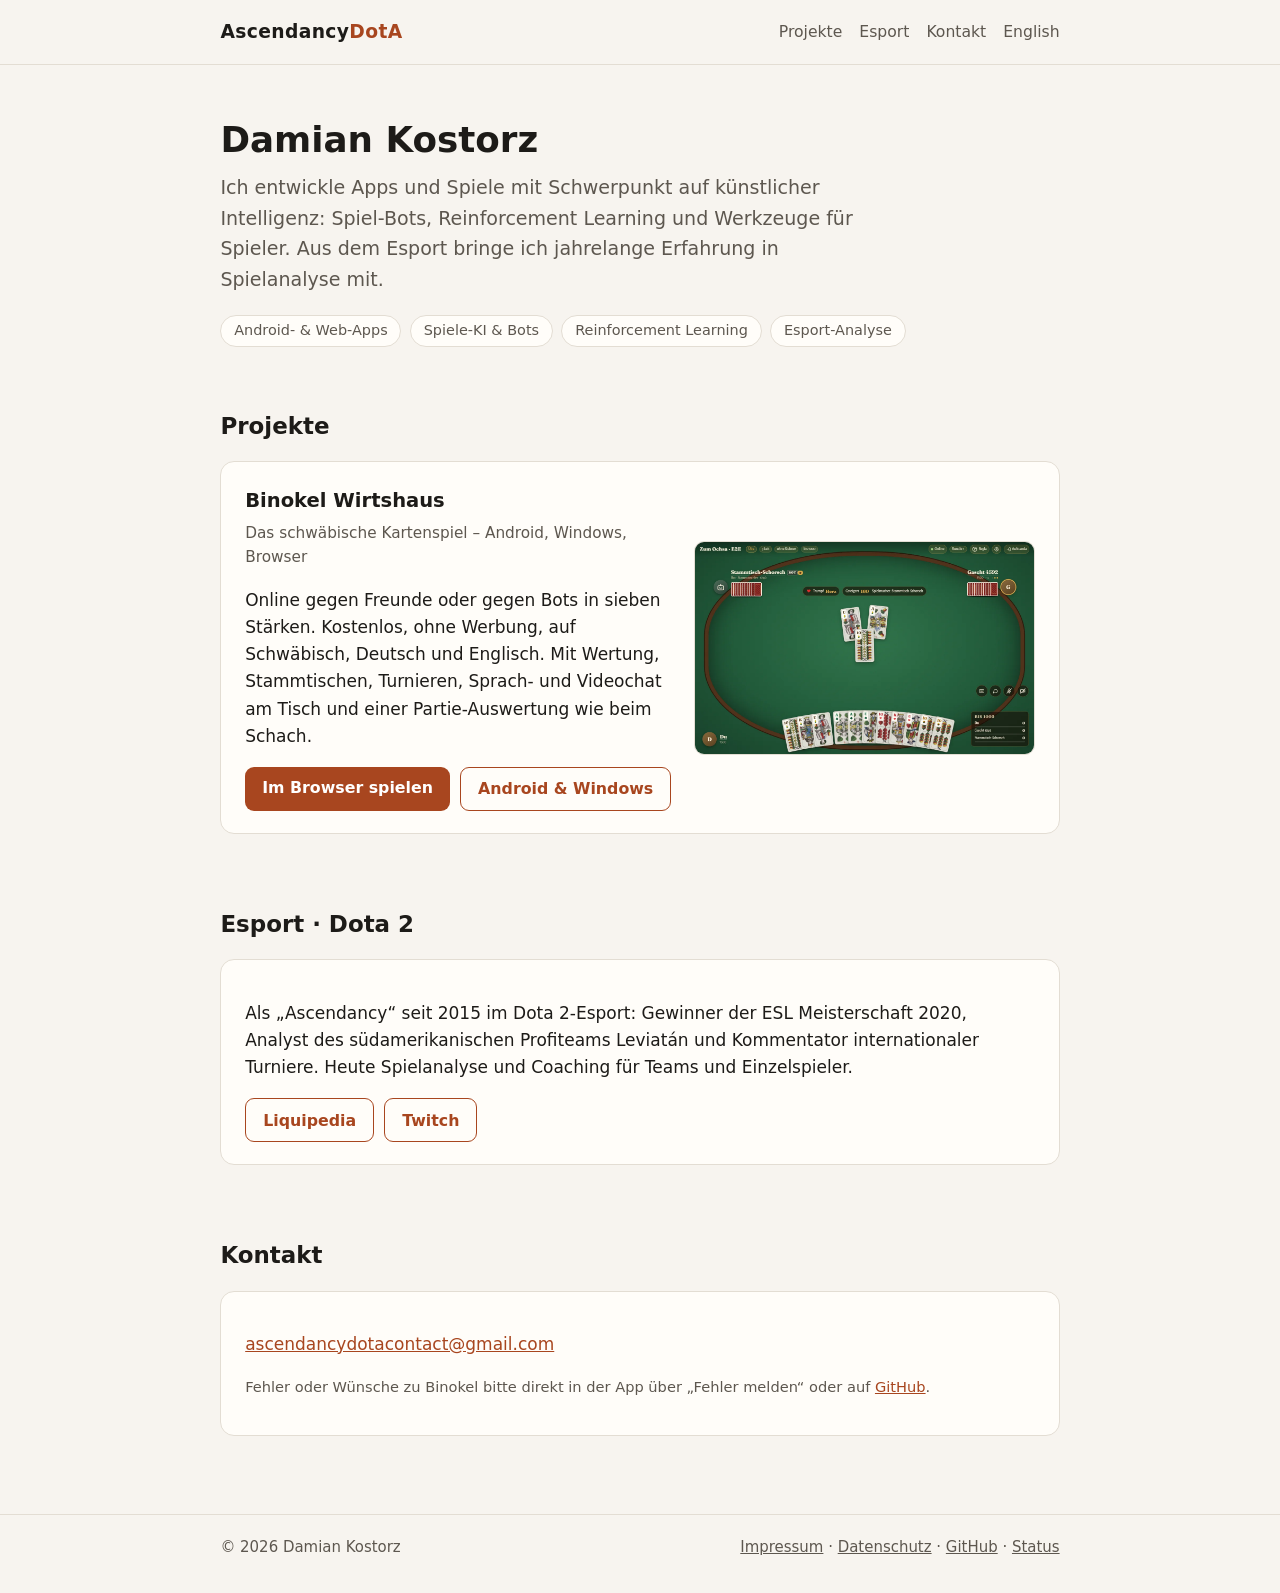
<file: index.html>
<!doctype html>
<html lang="de">
<head>
<meta charset="utf-8">
<meta name="viewport" content="width=device-width,initial-scale=1">
<title>Damian Kostorz – Software, Spiele &amp; KI</title>
<meta name="description" content="Damian Kostorz (Ascendancy): Entwickler von Binokel Wirtshaus, Spiele-KI, Android- und Web-Apps; Esport-Analyst und Coach (Dota 2).">
<meta name="google-site-verification" content="1YaZvtZah0rkdKDbyEfP7TTcFTElqo4e48hEDugNPis" />
<link rel="canonical" href="https://ascendancydota.github.io/">
<link rel="alternate" hreflang="de" href="https://ascendancydota.github.io/">
<link rel="alternate" hreflang="en" href="https://ascendancydota.github.io/en.html">
<link rel="icon" href="favicon.svg" type="image/svg+xml">
<link rel="stylesheet" href="style.css">
</head>
<body>
<header><div class="wrap">
<a class="logo" href="./">Ascendancy<span>DotA</span></a>
<nav><a href="#projekte">Projekte</a><a href="#dota">Esport</a><a href="#kontakt">Kontakt</a><a href="en.html" hreflang="en">English</a></nav>
</div></header>
<main class="wrap">

<section class="hero">
<h1>Damian Kostorz</h1>
<p>Ich entwickle Apps und Spiele mit Schwerpunkt auf künstlicher Intelligenz: Spiel-Bots, Reinforcement Learning und Werkzeuge für Spieler. Aus dem Esport bringe ich jahrelange Erfahrung in Spielanalyse mit.</p>
<div class="tags"><span class="tag">Android- &amp; Web-Apps</span><span class="tag">Spiele-KI &amp; Bots</span><span class="tag">Reinforcement Learning</span><span class="tag">Esport-Analyse</span></div>
</section>

<section id="projekte">
<h2>Projekte</h2>
<div class="card feature">
<div>
<h3>Binokel Wirtshaus</h3>
<div class="sub">Das schwäbische Kartenspiel – Android, Windows, Browser</div>
<p>Online gegen Freunde oder gegen Bots in sieben Stärken. Kostenlos, ohne Werbung, auf Schwäbisch, Deutsch und Englisch. Mit Wertung, Stammtischen, Turnieren, Sprach- und Videochat am Tisch und einer Partie-Auswertung wie beim Schach.</p>
<div class="btns"><a class="btn" href="https://binokel.tail108204.ts.net">Im Browser spielen</a><a class="btn alt" href="https://github.com/AscendancyDotA/binokel/releases/latest">Android &amp; Windows</a></div>
</div>
<img src="img/tisch.webp" alt="Binokel Wirtshaus: Spieltisch mit württembergischen Karten" width="640" height="400" loading="lazy">
</div>
</section>

<section id="dota">
<h2>Esport · Dota 2</h2>
<div class="card">
<p>Als „Ascendancy“ seit 2015 im Dota&nbsp;2-Esport: Gewinner der ESL Meisterschaft 2020, Analyst des südamerikanischen Profiteams Leviatán und Kommentator internationaler Turniere. Heute Spielanalyse und Coaching für Teams und Einzelspieler.</p>
<div class="btns"><a class="btn alt" href="https://liquipedia.net/dota2/Ascendancy">Liquipedia</a><a class="btn alt" href="https://www.twitch.tv/ascendancydota">Twitch</a></div>
</div>
</section>

<section id="kontakt">
<h2>Kontakt</h2>
<div class="card">
<p><a href="mailto:ascendancydotacontact@gmail.com">ascendancydotacontact@gmail.com</a></p>
<p class="small">Fehler oder Wünsche zu Binokel bitte direkt in der App über „Fehler melden“ oder auf <a href="https://github.com/AscendancyDotA/binokel/issues">GitHub</a>.</p>
</div>
</section>

</main>
<footer><div class="wrap">
<span>© 2026 Damian Kostorz</span>
<span><a href="impressum.html">Impressum</a> · <a href="datenschutz.html">Datenschutz</a> · <a href="https://github.com/AscendancyDotA">GitHub</a> · <a href="status/">Status</a></span>
</div></footer>
</body>
</html>
</file>
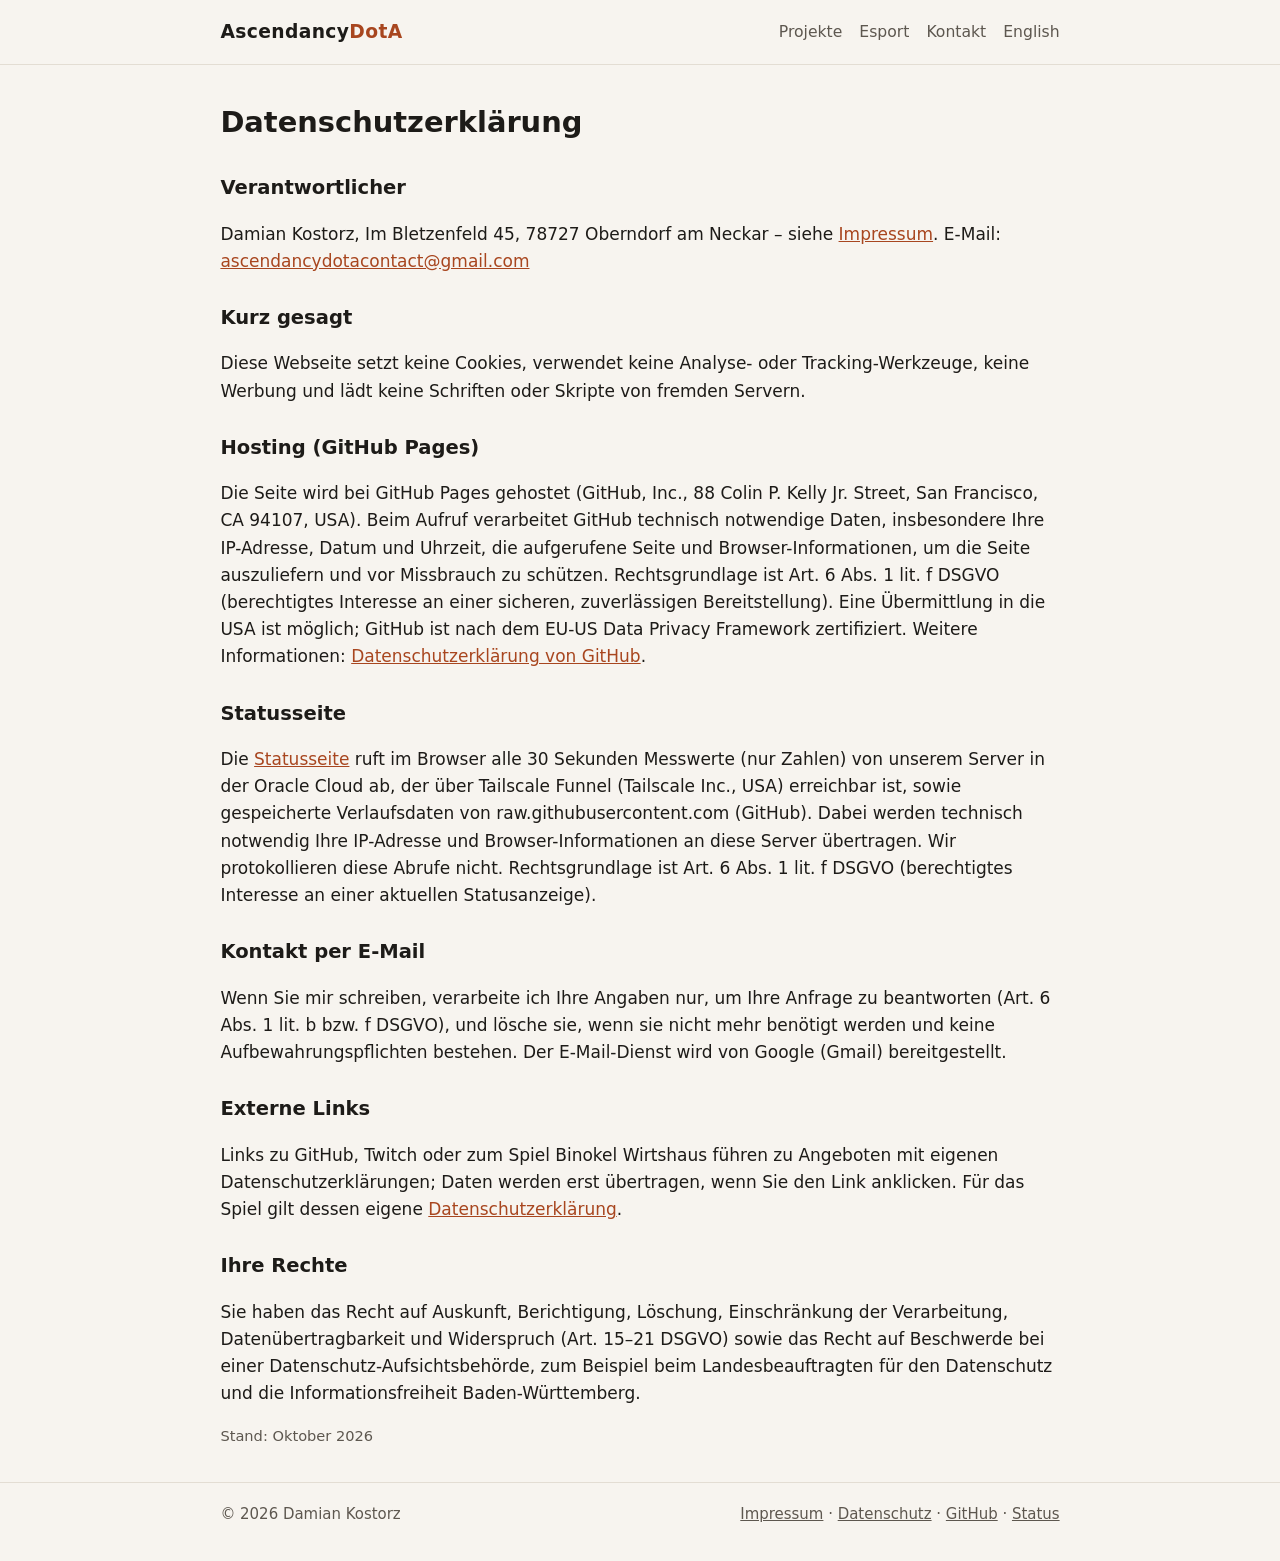
<file: datenschutz.html>
<!doctype html>
<html lang="de">
<head>
<meta charset="utf-8">
<meta name="viewport" content="width=device-width,initial-scale=1">
<title>Datenschutz – Damian Kostorz</title>
<meta name="description" content="Datenschutzerklärung">
<!-- Google Search Console: Bestätigungs-Tag hier einfügen, z. B. <meta name="google-site-verification" content="..."> -->
<link rel="canonical" href="https://ascendancydota.github.io/datenschutz.html">
<link rel="alternate" hreflang="de" href="https://ascendancydota.github.io/">
<link rel="alternate" hreflang="en" href="https://ascendancydota.github.io/en.html">
<link rel="icon" href="favicon.svg" type="image/svg+xml">
<link rel="stylesheet" href="style.css">
</head>
<body>
<header><div class="wrap">
<a class="logo" href="./">Ascendancy<span>DotA</span></a>
<nav><a href="./#projekte">Projekte</a><a href="./#dota">Esport</a><a href="./#kontakt">Kontakt</a><a href="en.html" hreflang="en">English</a></nav>
</div></header>
<main class="wrap">

<div class="legal">
<h1>Datenschutzerklärung</h1>
<h2>Verantwortlicher</h2>
<p>Damian Kostorz, Im Bletzenfeld 45, 78727 Oberndorf am Neckar – siehe <a href="impressum.html">Impressum</a>. E-Mail: <a href="mailto:ascendancydotacontact@gmail.com">ascendancydotacontact@gmail.com</a></p>
<h2>Kurz gesagt</h2>
<p>Diese Webseite setzt keine Cookies, verwendet keine Analyse- oder Tracking-Werkzeuge, keine Werbung und lädt keine Schriften oder Skripte von fremden Servern.</p>
<h2>Hosting (GitHub Pages)</h2>
<p>Die Seite wird bei GitHub Pages gehostet (GitHub, Inc., 88 Colin P. Kelly Jr. Street, San Francisco, CA 94107, USA). Beim Aufruf verarbeitet GitHub technisch notwendige Daten, insbesondere Ihre IP-Adresse, Datum und Uhrzeit, die aufgerufene Seite und Browser-Informationen, um die Seite auszuliefern und vor Missbrauch zu schützen. Rechtsgrundlage ist Art. 6 Abs. 1 lit. f DSGVO (berechtigtes Interesse an einer sicheren, zuverlässigen Bereitstellung). Eine Übermittlung in die USA ist möglich; GitHub ist nach dem EU-US Data Privacy Framework zertifiziert. Weitere Informationen: <a href="https://docs.github.com/de/site-policy/privacy-policies/github-general-privacy-statement">Datenschutzerklärung von GitHub</a>.</p>
<h2>Statusseite</h2>
<p>Die <a href="status/">Statusseite</a> ruft im Browser alle 30 Sekunden Messwerte (nur Zahlen) von unserem Server in der Oracle Cloud ab, der über Tailscale Funnel (Tailscale Inc., USA) erreichbar ist, sowie gespeicherte Verlaufsdaten von raw.githubusercontent.com (GitHub). Dabei werden technisch notwendig Ihre IP-Adresse und Browser-Informationen an diese Server übertragen. Wir protokollieren diese Abrufe nicht. Rechtsgrundlage ist Art. 6 Abs. 1 lit. f DSGVO (berechtigtes Interesse an einer aktuellen Statusanzeige).</p>
<h2>Kontakt per E-Mail</h2>
<p>Wenn Sie mir schreiben, verarbeite ich Ihre Angaben nur, um Ihre Anfrage zu beantworten (Art. 6 Abs. 1 lit. b bzw. f DSGVO), und lösche sie, wenn sie nicht mehr benötigt werden und keine Aufbewahrungspflichten bestehen. Der E-Mail-Dienst wird von Google (Gmail) bereitgestellt.</p>
<h2>Externe Links</h2>
<p>Links zu GitHub, Twitch oder zum Spiel Binokel Wirtshaus führen zu Angeboten mit eigenen Datenschutzerklärungen; Daten werden erst übertragen, wenn Sie den Link anklicken. Für das Spiel gilt dessen eigene <a href="https://binokel.tail108204.ts.net/datenschutz.html">Datenschutzerklärung</a>.</p>
<h2>Ihre Rechte</h2>
<p>Sie haben das Recht auf Auskunft, Berichtigung, Löschung, Einschränkung der Verarbeitung, Datenübertragbarkeit und Widerspruch (Art. 15–21 DSGVO) sowie das Recht auf Beschwerde bei einer Datenschutz-Aufsichtsbehörde, zum Beispiel beim Landesbeauftragten für den Datenschutz und die Informationsfreiheit Baden-Württemberg.</p>
<p class="small">Stand: Oktober 2026</p>
</div>

</main>
<footer><div class="wrap">
<span>© 2026 Damian Kostorz</span>
<span><a href="impressum.html">Impressum</a> · <a href="datenschutz.html">Datenschutz</a> · <a href="https://github.com/AscendancyDotA">GitHub</a> · <a href="status/">Status</a></span>
</div></footer>
</body>
</html>
</file>
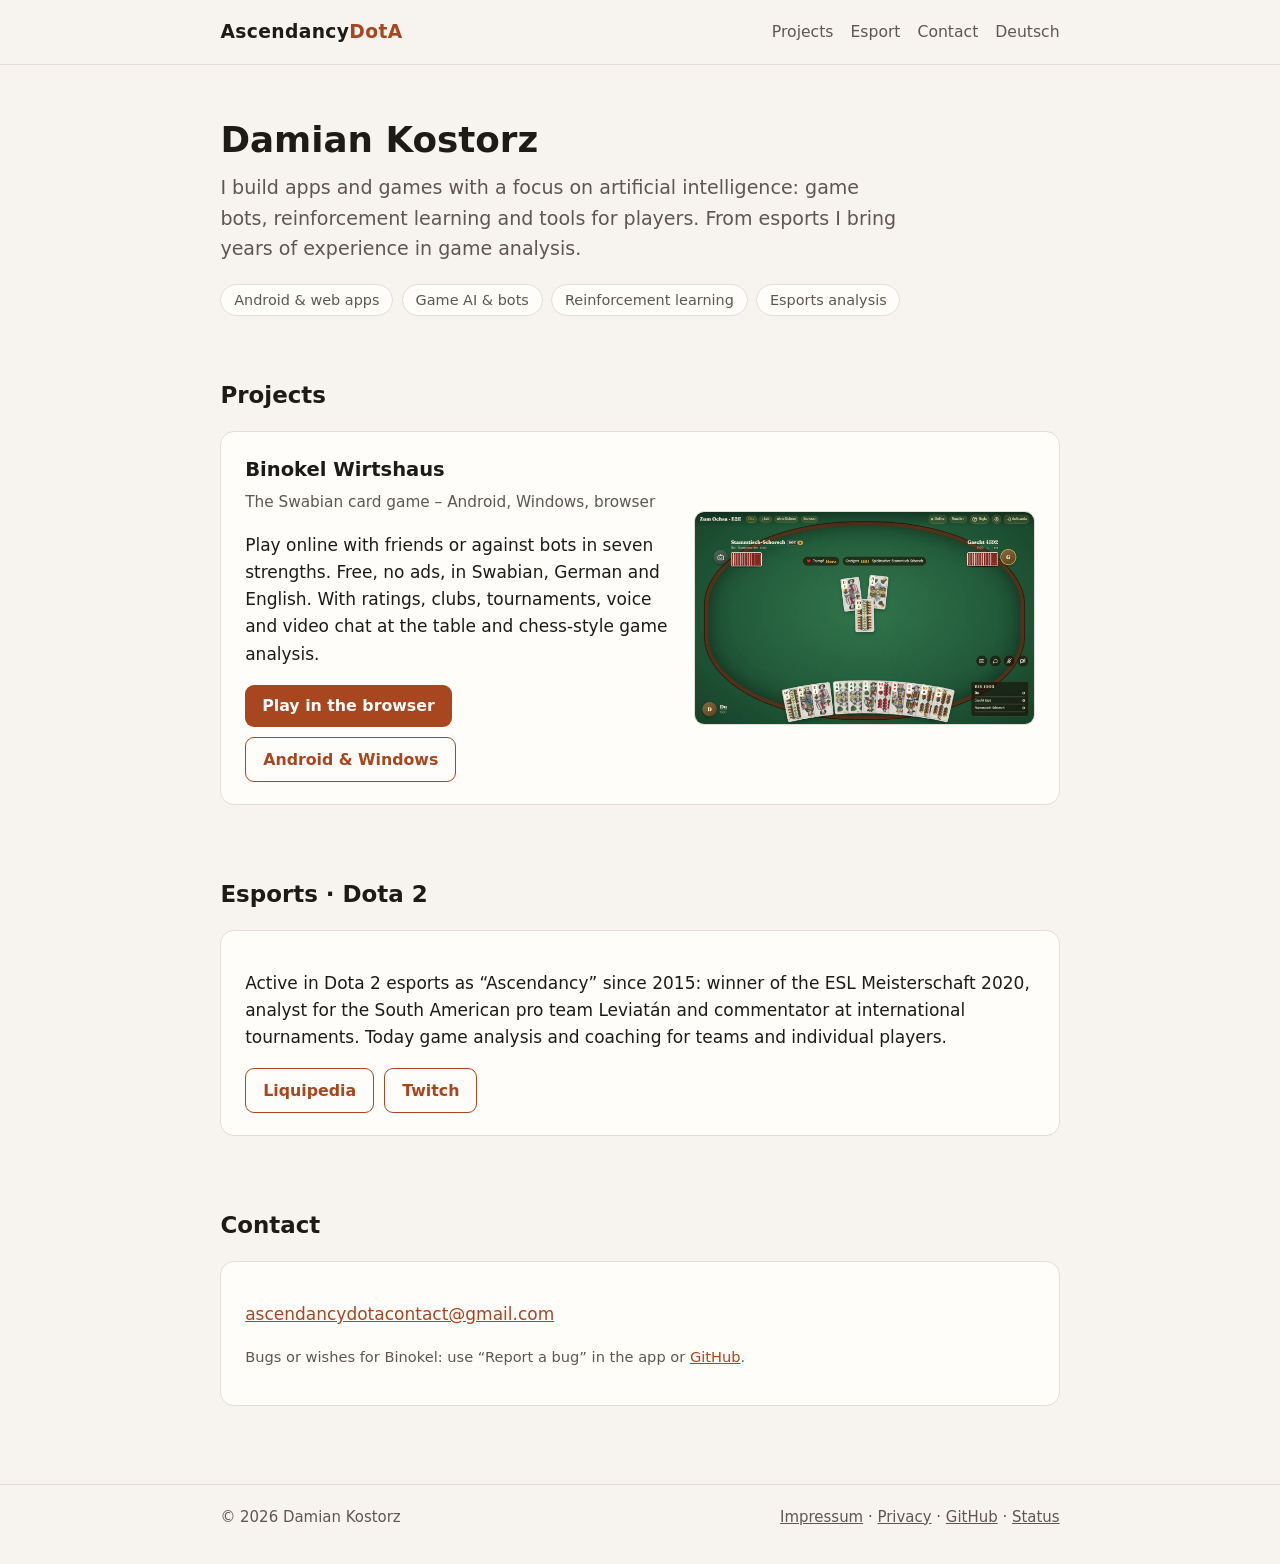
<file: en.html>
<!doctype html>
<html lang="en">
<head>
<meta charset="utf-8">
<meta name="viewport" content="width=device-width,initial-scale=1">
<title>Damian Kostorz – software, games &amp; AI</title>
<meta name="description" content="Damian Kostorz (Ascendancy): developer of Binokel Wirtshaus, game AI, Android and web apps; esports analyst and coach (Dota 2).">
<meta name="google-site-verification" content="1YaZvtZah0rkdKDbyEfP7TTcFTElqo4e48hEDugNPis" />
<link rel="canonical" href="https://ascendancydota.github.io/en.html">
<link rel="alternate" hreflang="de" href="https://ascendancydota.github.io/">
<link rel="alternate" hreflang="en" href="https://ascendancydota.github.io/en.html">
<link rel="icon" href="favicon.svg" type="image/svg+xml">
<link rel="stylesheet" href="style.css">
</head>
<body>
<header><div class="wrap">
<a class="logo" href="en.html">Ascendancy<span>DotA</span></a>
<nav><a href="#projekte">Projects</a><a href="#dota">Esport</a><a href="#kontakt">Contact</a><a href="./" hreflang="de">Deutsch</a></nav>
</div></header>
<main class="wrap">

<section class="hero">
<h1>Damian Kostorz</h1>
<p>I build apps and games with a focus on artificial intelligence: game bots, reinforcement learning and tools for players. From esports I bring years of experience in game analysis.</p>
<div class="tags"><span class="tag">Android &amp; web apps</span><span class="tag">Game AI &amp; bots</span><span class="tag">Reinforcement learning</span><span class="tag">Esports analysis</span></div>
</section>

<section id="projekte">
<h2>Projects</h2>
<div class="card feature">
<div>
<h3>Binokel Wirtshaus</h3>
<div class="sub">The Swabian card game – Android, Windows, browser</div>
<p>Play online with friends or against bots in seven strengths. Free, no ads, in Swabian, German and English. With ratings, clubs, tournaments, voice and video chat at the table and chess-style game analysis.</p>
<div class="btns"><a class="btn" href="https://binokel.tail108204.ts.net">Play in the browser</a><a class="btn alt" href="https://github.com/AscendancyDotA/binokel/releases/latest">Android &amp; Windows</a></div>
</div>
<img src="img/tisch.webp" alt="Binokel Wirtshaus: card table with Württemberg pattern cards" width="640" height="400" loading="lazy">
</div>
</section>

<section id="dota">
<h2>Esports · Dota 2</h2>
<div class="card">
<p>Active in Dota&nbsp;2 esports as “Ascendancy” since 2015: winner of the ESL Meisterschaft 2020, analyst for the South American pro team Leviatán and commentator at international tournaments. Today game analysis and coaching for teams and individual players.</p>
<div class="btns"><a class="btn alt" href="https://liquipedia.net/dota2/Ascendancy">Liquipedia</a><a class="btn alt" href="https://www.twitch.tv/ascendancydota">Twitch</a></div>
</div>
</section>

<section id="kontakt">
<h2>Contact</h2>
<div class="card">
<p><a href="mailto:ascendancydotacontact@gmail.com">ascendancydotacontact@gmail.com</a></p>
<p class="small">Bugs or wishes for Binokel: use “Report a bug” in the app or <a href="https://github.com/AscendancyDotA/binokel/issues">GitHub</a>.</p>
</div>
</section>

</main>
<footer><div class="wrap">
<span>© 2026 Damian Kostorz</span>
<span><a href="impressum.html">Impressum</a> · <a href="datenschutz.html">Privacy</a> · <a href="https://github.com/AscendancyDotA">GitHub</a> · <a href="status/">Status</a></span>
</div></footer>
</body>
</html>
</file>
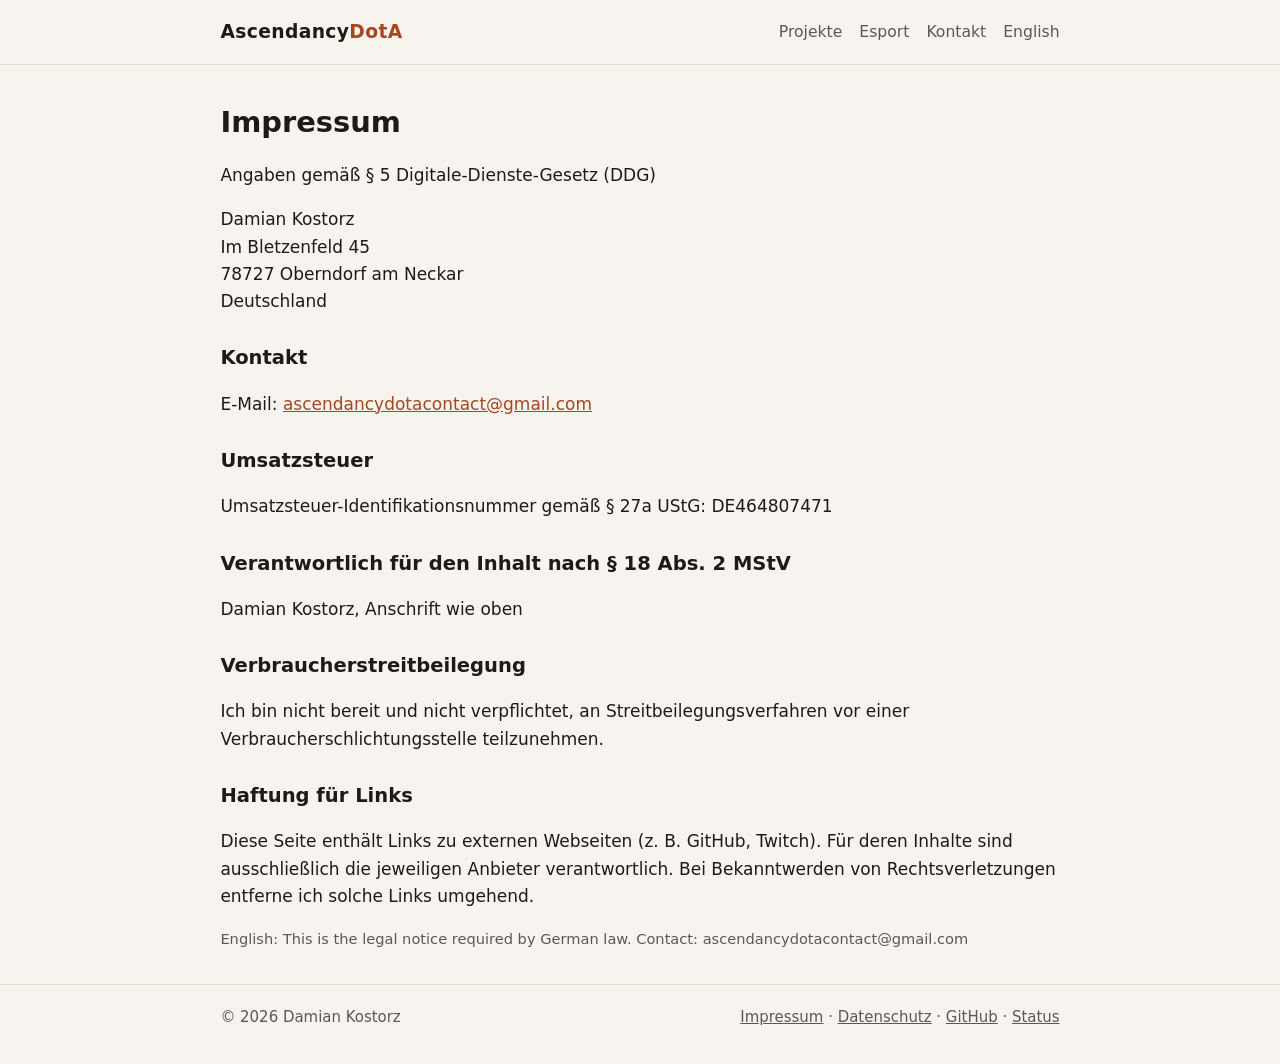
<file: impressum.html>
<!doctype html>
<html lang="de">
<head>
<meta charset="utf-8">
<meta name="viewport" content="width=device-width,initial-scale=1">
<title>Impressum – Damian Kostorz</title>
<meta name="description" content="Impressum">
<!-- Google Search Console: Bestätigungs-Tag hier einfügen, z. B. <meta name="google-site-verification" content="..."> -->
<link rel="canonical" href="https://ascendancydota.github.io/impressum.html">
<link rel="alternate" hreflang="de" href="https://ascendancydota.github.io/">
<link rel="alternate" hreflang="en" href="https://ascendancydota.github.io/en.html">
<link rel="icon" href="favicon.svg" type="image/svg+xml">
<link rel="stylesheet" href="style.css">
</head>
<body>
<header><div class="wrap">
<a class="logo" href="./">Ascendancy<span>DotA</span></a>
<nav><a href="./#projekte">Projekte</a><a href="./#dota">Esport</a><a href="./#kontakt">Kontakt</a><a href="en.html" hreflang="en">English</a></nav>
</div></header>
<main class="wrap">

<div class="legal">
<h1>Impressum</h1>
<p>Angaben gemäß § 5 Digitale-Dienste-Gesetz (DDG)</p>
<p>Damian Kostorz<br>
Im Bletzenfeld 45<br>
78727 Oberndorf am Neckar<br>
Deutschland</p>
<h2>Kontakt</h2>
<p>E-Mail: <a href="mailto:ascendancydotacontact@gmail.com">ascendancydotacontact@gmail.com</a></p>
<h2>Umsatzsteuer</h2>
<p>Umsatzsteuer-Identifikationsnummer gemäß § 27a UStG: DE464807471</p>
<h2>Verantwortlich für den Inhalt nach § 18 Abs. 2 MStV</h2>
<p>Damian Kostorz, Anschrift wie oben</p>
<h2>Verbraucherstreitbeilegung</h2>
<p>Ich bin nicht bereit und nicht verpflichtet, an Streitbeilegungsverfahren vor einer Verbraucherschlichtungsstelle teilzunehmen.</p>
<h2>Haftung für Links</h2>
<p>Diese Seite enthält Links zu externen Webseiten (z. B. GitHub, Twitch). Für deren Inhalte sind ausschließlich die jeweiligen Anbieter verantwortlich. Bei Bekanntwerden von Rechtsverletzungen entferne ich solche Links umgehend.</p>
<p class="small">English: This is the legal notice required by German law. Contact: ascendancydotacontact@gmail.com</p>
</div>

</main>
<footer><div class="wrap">
<span>© 2026 Damian Kostorz</span>
<span><a href="impressum.html">Impressum</a> · <a href="datenschutz.html">Datenschutz</a> · <a href="https://github.com/AscendancyDotA">GitHub</a> · <a href="status/">Status</a></span>
</div></footer>
</body>
</html>
</file>
<file: style.css>
:root{--bg:#f7f4ef;--fg:#1d1b18;--mut:#5d574f;--card:#fffdf9;--line:#e3ddd3;--acc:#a8461f;--acc2:#2f5d50;--todo:#fff3a8}
@media (prefers-color-scheme:dark){:root{--bg:#141311;--fg:#ece7df;--mut:#a69e92;--card:#1d1b18;--line:#2f2c27;--acc:#e0774a;--acc2:#7fb8a5;--todo:#5a4d00}}
*{box-sizing:border-box}
html{font-size:17px}
body{margin:0;background:var(--bg);color:var(--fg);font:1rem/1.6 system-ui,-apple-system,"Segoe UI",Roboto,"Helvetica Neue",Arial,sans-serif}
a{color:var(--acc)}
.wrap{max-width:880px;margin:0 auto;padding:0 1.2rem}
header{border-bottom:1px solid var(--line)}
header .wrap{display:flex;align-items:center;justify-content:space-between;gap:1rem;padding-top:1rem;padding-bottom:1rem}
.logo{font-weight:700;letter-spacing:.02em;color:var(--fg);text-decoration:none;font-size:1.1rem}
.logo span{color:var(--acc)}
nav a{margin-left:1rem;color:var(--mut);text-decoration:none;font-size:.92rem}
nav a:hover{color:var(--fg)}
.hero{padding:3.2rem 0 2rem}
.hero h1{font-size:2.1rem;line-height:1.2;margin:0 0 .6rem}
.hero p{color:var(--mut);font-size:1.12rem;max-width:40rem;margin:0}
.tags{display:flex;flex-wrap:wrap;gap:.5rem;margin-top:1.2rem}
.tag{border:1px solid var(--line);border-radius:999px;padding:.2rem .75rem;font-size:.85rem;color:var(--mut);background:var(--card)}
section{padding:1.6rem 0}
section h2{font-size:1.35rem;margin:0 0 1rem}
.card{background:var(--card);border:1px solid var(--line);border-radius:14px;padding:1.3rem 1.4rem;margin-bottom:1rem}
.card h3{margin:0 0 .3rem;font-size:1.15rem}
.card .sub{color:var(--mut);font-size:.9rem;margin-bottom:.7rem}
.feature{display:grid;grid-template-columns:1.25fr 1fr;gap:1.3rem;align-items:center}
.feature img{width:100%;height:auto;border-radius:10px;border:1px solid var(--line);display:block}
@media (max-width:720px){.feature{grid-template-columns:1fr}.hero h1{font-size:1.7rem}nav a{margin-left:.7rem}}
.btns{display:flex;flex-wrap:wrap;gap:.6rem;margin-top:.9rem}
.btn{display:inline-block;padding:.5rem 1rem;border-radius:9px;background:var(--acc);color:#fff;text-decoration:none;font-weight:600;font-size:.93rem}
.btn.alt{background:transparent;color:var(--acc);border:1px solid var(--acc)}
.grid2{display:grid;grid-template-columns:1fr 1fr;gap:1rem}
@media (max-width:720px){.grid2{grid-template-columns:1fr}}
.small{font-size:.86rem;color:var(--mut)}
footer{border-top:1px solid var(--line);margin-top:2rem}
footer .wrap{padding-top:1.2rem;padding-bottom:2rem;display:flex;flex-wrap:wrap;gap:1rem;justify-content:space-between;color:var(--mut);font-size:.88rem}
footer a{color:var(--mut)}
.legal h1{font-size:1.7rem;margin:2rem 0 1rem}
.legal h2{font-size:1.15rem;margin:1.6rem 0 .4rem}
.todo{background:var(--todo);padding:0 .25rem;border-radius:4px}
nav a{white-space:nowrap}
@media (max-width:560px){nav a:not(:last-child){display:none}}
</file>
